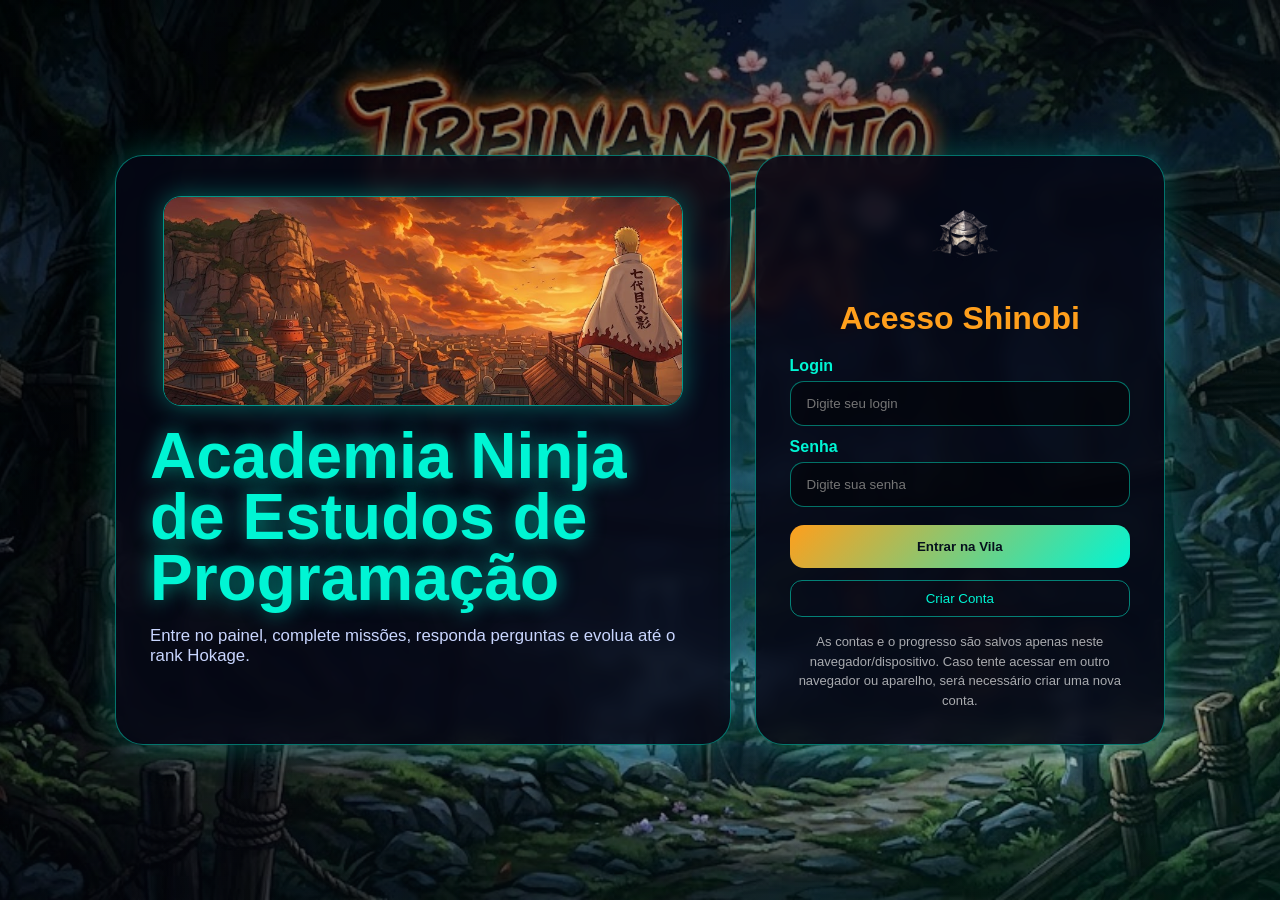
<file: index.html>
<!DOCTYPE html>
<html lang="pt-br">
<head>
    <!-- Define acentuação correta para português -->
    <meta charset="UTF-8">

    <!-- Deixa a tela responsiva em celular, tablet e computador -->
    <meta name="viewport" content="width=device-width, initial-scale=1.0">

    <!-- Título da aba do navegador -->
    <title>Login Ninja | Painel de Estudos</title>

    <!-- Arquivo principal de estilos -->
    <link rel="stylesheet" href="style.css">
</head>

<body class="login-body">

    <!-- Camada escura por cima da imagem de fundo -->
    <div class="login-overlay"></div>

    <!-- Caixa principal do login -->
    <main class="login-container">

        <!-- Lado visual do login com imagem -->
        <section class="login-hero">

            <img src="imagens/conquistas-rescentes.jfif"
                 alt="Imagem de conquistas ninja"
                 class="imagem-login-topo">

            <h1>Academia Ninja de Estudos de Programação</h1>

            <p>
                Entre no painel, complete missões,
                responda perguntas e evolua até o rank Hokage.
            </p>

        </section>

        <!-- Card principal de login -->
        <section class="login-card">

            <img src="icons/gennin.png"
                 alt="Ícone rank Gennin"
                 class="login-rank-icon">

            <h2>Acesso Shinobi</h2>

            <!-- Campo login -->
            <label for="login">Login</label>
            <input type="text"
                   id="login"
                   placeholder="Digite seu login"
                   autocomplete="username">

            <!-- Campo senha -->
            <label for="senha">Senha</label>
            <input type="password"
                   id="senha"
                   placeholder="Digite sua senha"
                   autocomplete="current-password">

            <!-- Botão entrar -->
            <button id="btnLogin"
                    class="primary-btn"
                    type="button">
                Entrar na Vila
            </button>

            <!-- Botão criar conta -->
            <button id="btnAbrirModal"
                    class="btn-criar-conta"
                    type="button">
                Criar Conta
            </button>

            <p class="aviso-localstorage">
                As contas e o progresso são salvos apenas neste navegador/dispositivo.
                Caso tente acessar em outro navegador ou aparelho, será necessário criar uma nova conta.
            </p>

            <!-- Mensagem de erro/login -->
            <p id="mensagem-login" class="login-error"></p>

        </section>

    </main>

    <!-- ========================= -->
    <!-- MODAL DE CRIAR CONTA -->
    <!-- ========================= -->

    <div id="modal-criar-conta" class="modal">

        <div class="modal-conteudo">

            <button id="btnFecharModal"
                    class="fechar-modal"
                    type="button">
                &times;
            </button>

            <h2>Criar Conta Ninja</h2>

            <!-- Novo login -->
            <label for="novoLogin">Novo Login</label>
            <input type="text"
                   id="novoLogin"
                   placeholder="Crie seu login"
                   autocomplete="username">

            <!-- Nova senha -->
            <label for="novaSenha">Nova Senha</label>
            <input type="password"
                   id="novaSenha"
                   placeholder="Crie sua senha"
                   autocomplete="new-password">
            <!-- Escolher avatar -->
<div class="avatar-area">
    <h3>Escolha seu Avatar</h3>

    <div class="avatar-opcoes">
        <label>
            <input type="radio" name="avatar" value="avatares/avatar-hinata.jfif">
            <img src="avatares/avatar-hinata.jfif" alt="Avatar Hinata">
        </label>

        <label>
            <input type="radio" name="avatar" value="avatares/avatar-itachi.jfif">
            <img src="avatares/avatar-itachi.jfif" alt="Avatar Itachi">
        </label>

        <label>
            <input type="radio" name="avatar" value="avatares/avatar-kakashi.jfif">
            <img src="avatares/avatar-kakashi.jfif" alt="Avatar Kakashi">
        </label>

        <label>
            <input type="radio" name="avatar" value="avatares/avatar-madara.jfif">
            <img src="avatares/avatar-madara.jfif" alt="Avatar Madara">
        </label>

        <label>
            <input type="radio" name="avatar" value="avatares/avatar-sakura.jfif">
            <img src="avatares/avatar-sakura.jfif" alt="Avatar Sakura">
        </label>

        <label>
            <input type="radio" name="avatar" value="avatares/avatar-sasuke.jfif">
            <img src="avatares/avatar-sasuke.jfif" alt="Avatar Sasuke">
        </label>

        <label>
            <input type="radio" name="avatar" value="avatares/avatar-tsunade.jpg">
            <img src="avatares/avatar-tsunade.jpg" alt="Avatar Tsunade">
        </label>
    </div>
</div>       

            <!-- Botão salvar conta -->
            <button id="btnSalvarConta"
                    class="primary-btn"
                    type="button">
                Salvar Conta
            </button>

            <!-- Mensagem de retorno da criação da conta -->
            <p id="mensagem-criar-conta"></p>

        </div>

    </div>

    <!-- Arquivo JavaScript principal -->
    <script src="script.js"></script>

</body>
</html>
</file>
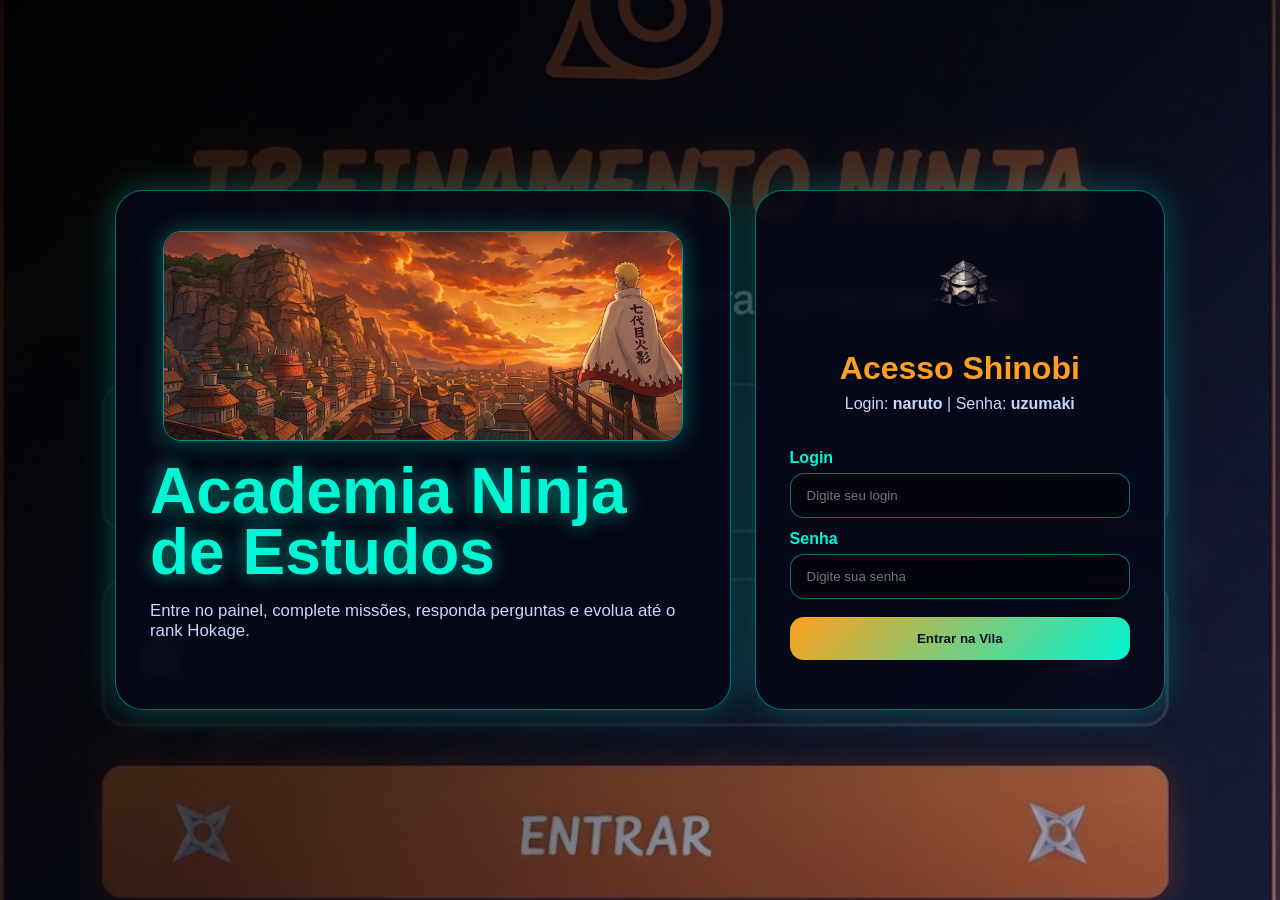
<file: dashboard/index.html>
<!DOCTYPE html>
<html lang="pt-br">
<head>
    <!-- Define acentuação correta para português -->
    <meta charset="UTF-8">
    <!-- Deixa a tela responsiva em celular, tablet e computador -->
    <meta name="viewport" content="width=device-width, initial-scale=1.0">
    <!-- Título da aba do navegador -->
    <title>Login Ninja | Painel de Estudos</title>
    <!-- Arquivo principal de estilos -->
    <link rel="stylesheet" href="style.css">
</head>
<body class="login-body">
    <!-- Camada escura por cima da imagem de fundo -->
    <div class="login-overlay"></div>

    <!-- Caixa principal do login -->
    <main class="login-container">
        <!-- Lado visual do login com imagem -->
        <section class="login-hero">
            <img src="imagens/conquistas-rescentes.jfif" alt="Imagem de conquistas ninja" class="imagem-login-topo">
            <h1>Academia Ninja de Estudos</h1>
            <p>Entre no painel, complete missões, responda perguntas e evolua até o rank Hokage.</p>
        </section>

        <!-- Formulário de login -->
        <section class="login-card">
            <img src="icons/gennin.png" alt="Ícone rank Gennin" class="login-rank-icon">
            <h2>Acesso Shinobi</h2>
            <p class="login-tip">Login: <strong>naruto</strong> | Senha: <strong>uzumaki</strong></p>

            <!-- Campo de login -->
            <label for="usuario">Login</label>
            <input type="text" id="usuario" placeholder="Digite seu login">

            <!-- Campo de senha -->
            <label for="senha">Senha</label>
            <input type="password" id="senha" placeholder="Digite sua senha">

            <!-- Botão que chama a função de login no JavaScript -->
            <button id="btnLogin" class="primary-btn">Entrar na Vila</button>

            <!-- Mensagem de erro que aparece quando o login está errado -->
            <p id="mensagemErro" class="login-error">VOCÊ NÃO É UM NINJA DA FOLHA!</p>
        </section>
    </main>

    <!-- Arquivo JavaScript principal -->
    <script src="script.js"></script>
</body>
</html>
</file>
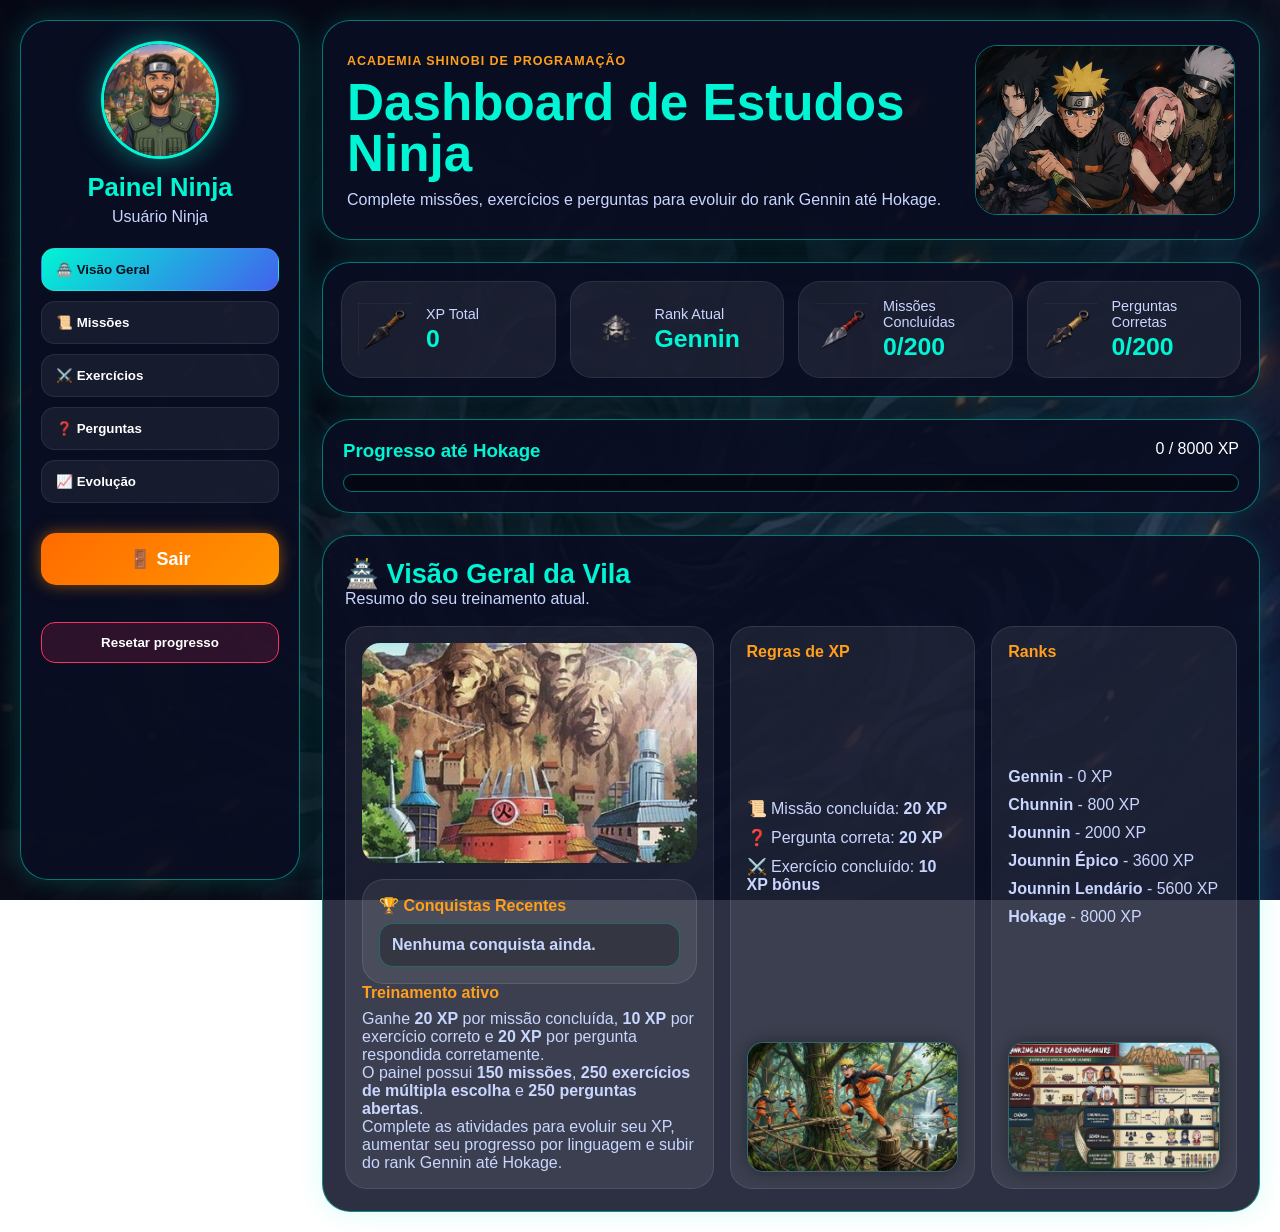
<file: dashboard.html>
<!DOCTYPE html>
<html lang="pt-br">
<head>
    <!-- Define acentuação correta para português -->
    <meta charset="UTF-8">
    <!-- Deixa a página responsiva -->
    <meta name="viewport" content="width=device-width, initial-scale=1.0">
    <!-- Título da aba -->
    <title>Painel Ninja de Estudos | Douglas</title>
    <!-- CSS principal -->
    <link rel="stylesheet" href="style.css">
    <link rel="stylesheet" href="css_perguntas_abertas.css">
</head>
<body class="dashboard-body">
    <!-- Fundo decorativo -->
    <div class="bg-effects"></div>

    <!-- Container geral do dashboard -->
    <div class="app-shell">
        <!-- Barra lateral -->
        <aside class="sidebar">
            <div class="brand-box">
                <img id="avatarUsuario"
                    src="imagens/avatar.jfif"
                    alt="Avatar ninja"
                    class="brand-avatar">
                <h1>Painel Ninja</h1>
                <p id="nomeUsuario">Usuário Ninja</p>
            </div>

            <!-- Menu de navegação das seções -->
            <nav class="side-menu">
                <button class="menu-btn active" data-section="visaoGeral">🏯 Visão Geral</button>
                <button class="menu-btn" data-section="missoes">📜 Missões</button>
                <button class="menu-btn" data-section="exercicios">⚔️ Exercícios</button>
                <button class="menu-btn" data-section="perguntas">❓ Perguntas</button>
                <button class="menu-btn" data-section="evolucao">📈 Evolução</button>
                <button class="btn-sair" onclick="sairDoSistema()">
                🚪 Sair
                </button>
            </nav>

            <!-- Botão para zerar progresso -->
            <button id="btnReset" class="danger-btn">Resetar progresso</button>
        </aside>

        <!-- Conteúdo principal -->
        <main class="main-content">
            <!-- Cabeçalho do dashboard -->
            <header class="dashboard-header">
                <div>
                    <span class="eyebrow">Academia Shinobi de Programação</span>
                    <h2>Dashboard de Estudos Ninja</h2>
                    <p>Complete missões, exercícios e perguntas para evoluir do rank Gennin até Hokage.</p>
                </div>
                <img src="imagens/time7.jfif" alt="Imagem anime do time" class="header-img">
            </header>

            <!-- Cards de status -->
            <section class="stats-grid">
                <article class="stat-card">
                    <img src="icons/icon_1.png" alt="Ícone de XP">
                    <div>
                        <p>XP Total</p>
                        <strong id="xpTotal">0</strong>
                    </div>
                </article>

                <article class="stat-card">
                    <img id="rankIcon" src="icons/gennin.png" alt="Ícone do rank atual">
                    <div>
                        <p>Rank Atual</p>
                        <strong id="rankAtual">Gennin</strong>
                    </div>
                </article>

                <article class="stat-card">
                    <img src="icons/icon_2.png" alt="Ícone de missão">
                    <div>
                        <p>Missões Concluídas</p>
                        <strong id="missoesConcluidas">0/150</strong>
                    </div>
                </article>

                <article class="stat-card">
                    <img src="icons/icon_3.png" alt="Ícone de pergunta">
                    <div>
                        <p>Perguntas Corretas</p>
                        <strong id="perguntasCorretas">0/200</strong>
                    </div>
                </article>
            </section>

            <!-- Barra grande de XP -->
            <section class="xp-panel">
                <div class="xp-title-row">
                    <h3>Progresso até Hokage</h3>
                    <span id="xpTexto">0 / 8000 XP</span>
                </div>
                <div class="xp-track">
                    <div id="xpBar" class="xp-fill"></div>
                </div>
            </section>

            <!-- Seção Visão Geral -->
            <section id="visaoGeral" class="content-section active-section">
                <div class="section-title">
                    <h3>🏯 Visão Geral da Vila</h3>
                    <p>Resumo do seu treinamento atual.</p>
                </div>

                <div class="overview-grid">
                    <article class="image-card large-card">
                        <img src="imagens/vila.jfif" alt="Vila ninja">
                        <div>
                            <article class="mini-panel conquistas-panel">
                                <h4>🏆 Conquistas Recentes</h4>

                                <ul id="conquistasRecentes">
                                    <li>Nenhuma conquista ainda.</li>
                                </ul>
                            </article>
                            <h4>Treinamento ativo</h4>
                            <p>
                                 Ganhe <strong>20 XP</strong> por missão concluída,
                                <strong>10 XP</strong> por exercício correto
                                e <strong>20 XP</strong> por pergunta respondida corretamente.
                            </p>

                            <p>
                                O painel possui <strong>150 missões</strong>,
                                <strong>250 exercícios de múltipla escolha</strong>
                                e <strong>250 perguntas abertas</strong>.
                            </p>

                            <p>
                                Complete as atividades para evoluir seu XP, aumentar seu progresso por linguagem
                                e subir do rank Gennin até Hokage.
                            </p>
                        </div>
                    </article>

                    <article class="mini-panel">
                        <h4>Regras de XP</h4>

                        <ul>
                            <li>📜 Missão concluída: <strong>20 XP</strong></li>
                            <li>❓ Pergunta correta: <strong>20 XP</strong></li>
                            <li>⚔️ Exercício concluído: <strong>10 XP bônus</strong></li>
                        </ul>

                        <img
                            src="imagens/treinamento-ninja.jfif"
                            alt="Treinamento ninja"
                            class="mini-panel-image"
                        >
                        </article>

                    <article class="mini-panel">
                        <h4>Ranks</h4>

                        <ul id="rankList"></ul>

                        <img
                            src="imagens/ranks-ninja.jfif"
                            alt="Ranks ninja"
                            class="mini-panel-image"
                        >
                    </article>
                </div>
            </section>

            <!-- Seção Missões -->
            <section id="missoes" class="content-section">
                <div class="section-title with-image">
                    <div>
                        <h3>📜 Lista de Missões</h3>
                        <p>São 150 missões no total, divididas entre HTML, CSS, JavaScript, Python e Inglês.</p>
                    </div>
                    <img src="imagens/missoes-disponiveis.jfif" alt="Missões disponíveis">
                </div>

                <div class="filters" id="missionFilters"></div>
                <div id="missionsList" class="task-list"></div>
            </section>

            <!-- Seção Exercícios -->
            <section id="exercicios" class="content-section">
                <div class="section-title with-image">
                    <div>
                        <h3>⚔️ Exercícios Práticos</h3>
                        <p>Exercícios são diferentes de missões: eles são tarefas práticas menores que dão XP bônus.</p>
                    </div>
                    <img src="imagens/aba-exercicios.jfif" alt="Imagem de exercícios">
                </div>

                <div class="filters" id="exerciseFilters"></div>
                <div id="exercisesList" class="task-list"></div>
            </section>

                        <!-- Seção Perguntas -->
            <section id="perguntas" class="content-section">
                <div class="section-title with-image">
                    <div>
                        <h3>❓ Perguntas e Respostas</h3>
                        <p>Digite a resposta no campo e confira se acertou. Cada acerto vale 20 XP.</p>
                    </div>

                    <img src="imagens/perguntas-respostas.jfif" alt="Perguntas e respostas">
                </div>

                <div id="questionFilters"></div>
                <div id="questionsList"></div>
            </section>

            <!-- Seção Evolução -->
            <section id="evolucao" class="content-section">
                <div class="section-title with-image">
                    <div>
                        <h3>📈 Evolução por Linguagem</h3>
                        <p>Cada linguagem evolui em três fases: básico, intermediário e avançado.</p>
                    </div>
                    <img src="imagens/aba-evolucao.jfif" alt="Evolução ninja">
                </div>

                <div id="evolutionList" class="evolution-list"></div>
            </section>
        </main>
    </div>

<div id="rankUpModal" class="rank-up-modal">
    <div class="rank-up-card">
        <div class="rank-glow"></div>

        <img id="rankUpIcon" src="icons/gennin.png" alt="Novo rank">

        <span class="rank-up-label">Nova graduação desbloqueada!</span>

        <h2>🎉 Parabéns, Shinobi!</h2>

        <p>Você subiu de rank:</p>

        <h3>
            <span id="rankAntigoNome">Gennin</span>
            ➜
            <span id="rankNovoNome">Chunnin</span>
        </h3>

        <p id="rankMensagem">
            Continue treinando para se tornar Hokage!
        </p>

        <button id="btnFecharRankUp" class="primary-btn">
            Continuar treinamento
        </button>
    </div>
</div>

    <script src="questoes_corrigidas_250_final.js"></script>
    <script src="perguntas_abertas_250.js"></script>
    <script src="sistema_perguntas_10_em_10.js"></script>
    <script src="missoes_reais_150.js"></script>
    <script src="script.js"></script>
</body>
</html>
</file>
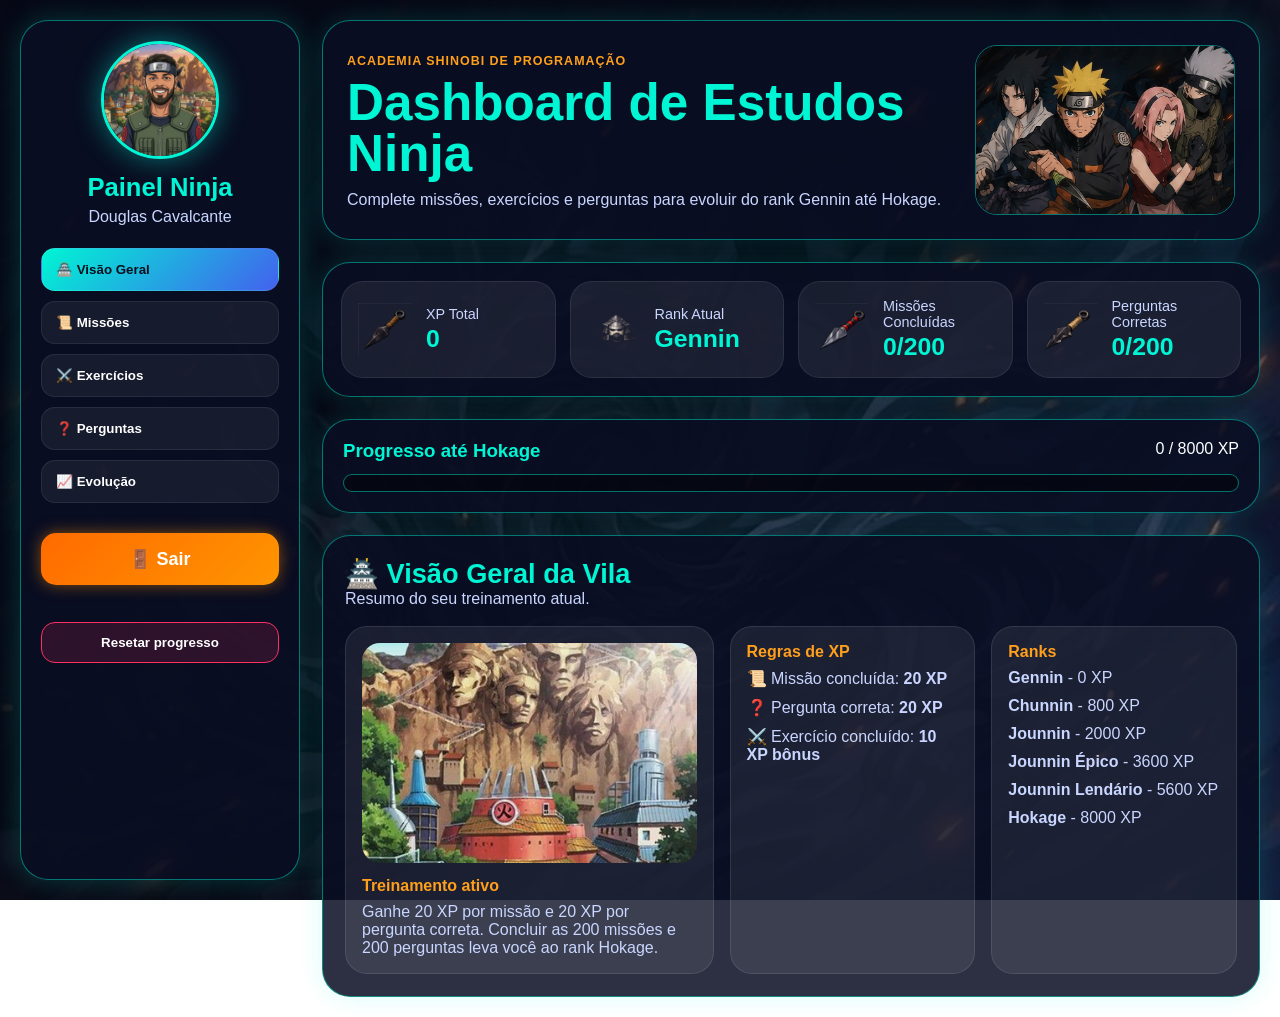
<file: dashboard/dashboard.html>
<!DOCTYPE html>
<html lang="pt-br">
<head>
    <!-- Define acentuação correta para português -->
    <meta charset="UTF-8">
    <!-- Deixa a página responsiva -->
    <meta name="viewport" content="width=device-width, initial-scale=1.0">
    <!-- Título da aba -->
    <title>Painel Ninja de Estudos | Douglas</title>
    <!-- CSS principal -->
    <link rel="stylesheet" href="style.css">
</head>
<body class="dashboard-body">
    <!-- Fundo decorativo -->
    <div class="bg-effects"></div>

    <!-- Container geral do dashboard -->
    <div class="app-shell">
        <!-- Barra lateral -->
        <aside class="sidebar">
            <div class="brand-box">
                <img src="imagens/avatar.jfif" alt="Avatar ninja" class="brand-avatar">
                <h1>Painel Ninja</h1>
                <p>Douglas Cavalcante</p>
            </div>

            <!-- Menu de navegação das seções -->
            <nav class="side-menu">
                <button class="menu-btn active" data-section="visaoGeral">🏯 Visão Geral</button>
                <button class="menu-btn" data-section="missoes">📜 Missões</button>
                <button class="menu-btn" data-section="exercicios">⚔️ Exercícios</button>
                <button class="menu-btn" data-section="perguntas">❓ Perguntas</button>
                <button class="menu-btn" data-section="evolucao">📈 Evolução</button>
                <button class="btn-sair" onclick="sairDoSistema()">
                🚪 Sair
                </button>
            </nav>

            <!-- Botão para zerar progresso -->
            <button id="btnReset" class="danger-btn">Resetar progresso</button>
        </aside>

        <!-- Conteúdo principal -->
        <main class="main-content">
            <!-- Cabeçalho do dashboard -->
            <header class="dashboard-header">
                <div>
                    <span class="eyebrow">Academia Shinobi de Programação</span>
                    <h2>Dashboard de Estudos Ninja</h2>
                    <p>Complete missões, exercícios e perguntas para evoluir do rank Gennin até Hokage.</p>
                </div>
                <img src="imagens/time7.jfif" alt="Imagem anime do time" class="header-img">
            </header>

            <!-- Cards de status -->
            <section class="stats-grid">
                <article class="stat-card">
                    <img src="icons/icon_1.png" alt="Ícone de XP">
                    <div>
                        <p>XP Total</p>
                        <strong id="xpTotal">0</strong>
                    </div>
                </article>

                <article class="stat-card">
                    <img id="rankIcon" src="icons/gennin.png" alt="Ícone do rank atual">
                    <div>
                        <p>Rank Atual</p>
                        <strong id="rankAtual">Gennin</strong>
                    </div>
                </article>

                <article class="stat-card">
                    <img src="icons/icon_2.png" alt="Ícone de missão">
                    <div>
                        <p>Missões Concluídas</p>
                        <strong id="missoesConcluidas">0/200</strong>
                    </div>
                </article>

                <article class="stat-card">
                    <img src="icons/icon_3.png" alt="Ícone de pergunta">
                    <div>
                        <p>Perguntas Corretas</p>
                        <strong id="perguntasCorretas">0/200</strong>
                    </div>
                </article>
            </section>

            <!-- Barra grande de XP -->
            <section class="xp-panel">
                <div class="xp-title-row">
                    <h3>Progresso até Hokage</h3>
                    <span id="xpTexto">0 / 8000 XP</span>
                </div>
                <div class="xp-track">
                    <div id="xpBar" class="xp-fill"></div>
                </div>
            </section>

            <!-- Seção Visão Geral -->
            <section id="visaoGeral" class="content-section active-section">
                <div class="section-title">
                    <h3>🏯 Visão Geral da Vila</h3>
                    <p>Resumo do seu treinamento atual.</p>
                </div>

                <div class="overview-grid">
                    <article class="image-card large-card">
                        <img src="imagens/vila.jfif" alt="Vila ninja">
                        <div>
                            <h4>Treinamento ativo</h4>
                            <p>Ganhe 20 XP por missão e 20 XP por pergunta correta. Concluir as 200 missões e 200 perguntas leva você ao rank Hokage.</p>
                        </div>
                    </article>

                    <article class="mini-panel">
                        <h4>Regras de XP</h4>
                        <ul>
                            <li>📜 Missão concluída: <strong>20 XP</strong></li>
                            <li>❓ Pergunta correta: <strong>20 XP</strong></li>
                            <li>⚔️ Exercício concluído: <strong>10 XP bônus</strong></li>
                        </ul>
                    </article>

                    <article class="mini-panel">
                        <h4>Ranks</h4>
                        <ul id="rankList"></ul>
                    </article>
                </div>
            </section>

            <!-- Seção Missões -->
            <section id="missoes" class="content-section">
                <div class="section-title with-image">
                    <div>
                        <h3>📜 Lista de Missões</h3>
                        <p>São 200 missões no total, divididas entre HTML, CSS, JavaScript, Python e Inglês.</p>
                    </div>
                    <img src="imagens/missoes-disponiveis.jfif" alt="Missões disponíveis">
                </div>

                <div class="filters" id="missionFilters"></div>
                <div id="missionsList" class="task-list"></div>
            </section>

            <!-- Seção Exercícios -->
            <section id="exercicios" class="content-section">
                <div class="section-title with-image">
                    <div>
                        <h3>⚔️ Exercícios Práticos</h3>
                        <p>Exercícios são diferentes de missões: eles são tarefas práticas menores que dão XP bônus.</p>
                    </div>
                    <img src="imagens/aba-exercicios.jfif" alt="Imagem de exercícios">
                </div>

                <div class="filters" id="exerciseFilters"></div>
                <div id="exercisesList" class="task-list"></div>
            </section>

            <!-- Seção Perguntas -->
            <section id="perguntas" class="content-section">
                <div class="section-title with-image">
                    <div>
                        <h3>❓ Perguntas e Respostas</h3>
                        <p>Digite a resposta no campo e confira se acertou. Cada acerto vale 20 XP.</p>
                    </div>
                    <img src="imagens/perguntas-respostas.jfif" alt="Perguntas e respostas">
                </div>

                <div class="question-card">
                    <div class="question-top">
                        <span id="questionCounter">Pergunta 1/200</span>
                        <span id="questionSubject">HTML</span>
                    </div>
                    <h4 id="questionText">Carregando pergunta...</h4>
                    <div id="alternativasBox" class="alternatives-box"></div>
                    <input id="answerInput" type="text" placeholder="Digite sua resposta aqui">
                    <div class="question-actions">
                        <button id="btnResponder" class="primary-btn">Responder</button>
                        <button id="btnProxima" class="secondary-btn">Próxima</button>
                    </div>
                    <p id="feedbackPergunta" class="feedback"></p>
                </div>
            </section>

            <!-- Seção Evolução -->
            <section id="evolucao" class="content-section">
                <div class="section-title with-image">
                    <div>
                        <h3>📈 Evolução por Linguagem</h3>
                        <p>Cada linguagem evolui em três fases: básico, intermediário e avançado.</p>
                    </div>
                    <img src="imagens/aba-evolucao.jfif" alt="Evolução ninja">
                </div>

                <div id="evolutionList" class="evolution-list"></div>
            </section>
        </main>
    </div>

    <!-- Banco de perguntas do seu projeto -->
    <script src="conteudo_500_questoes_site/questoes.js"></script>
    <!-- JavaScript principal -->
    <script src="script.js"></script>
</body>
</html>
</file>
<file: style.css>
@charset "UTF-8";

/* ================================
   RESET GERAL
================================ */
* {
    margin: 0;
    padding: 0;
    box-sizing: border-box;
}

/* ================================
   VARIÁVEIS DE CORES
================================ */
:root {
    --bg-dark: #060816;
    --bg-card: rgba(10, 15, 35, 0.86);
    --bg-soft: rgba(255, 255, 255, 0.07);
    --cyan: #00f5d4;
    --blue: #4361ee;
    --orange: #ff9f1c;
    --red: #ff2e63;
    --text: #ffffff;
    --muted: #c9d6ff;
    --border: rgba(0, 245, 212, 0.45);
}

/* ================================
   CONFIGURAÇÃO GLOBAL
================================ */
body {
    font-family: Arial, Helvetica, sans-serif;
    color: var(--text);
    min-height: 100vh;
    overflow-x: hidden;
}
.btn-criar-conta {
    margin-top: 12px;

    background: transparent;

    border: 1px solid rgba(0, 245, 212, 0.5);

    color: #00f5d4;

    padding: 10px;

    border-radius: 12px;

    transition: 0.3s;
}

.btn-criar-conta:hover {
    background: #00f5d4;

    color: #050816;
}

button,
input {
    font-family: inherit;
}

button {
    border: none;
}
.btn-sair {
    width: 100%;
    padding: 15px;
    margin-top: 20px;
    margin-bottom: 15px;

    border: none;
    border-radius: 15px;

    background: linear-gradient(135deg, #ff6b00, #ff9500);

    color: white;
    font-size: 18px;
    font-weight: bold;

    cursor: pointer;

    box-shadow: 0 0 15px rgba(255, 140, 0, 0.5);

    transition: 0.3s;
}

.btn-sair:hover {
    transform: scale(1.03);

    box-shadow: 0 0 20px rgba(255, 140, 0, 0.9);
}


img {
    max-width: 100%;
    display: block;
}

/* ================================
   LOGIN
================================ */
.login-body {
    background-image: url("imagens/fund-login.jfif");
    background-size: cover;
    background-position: center;
    background-repeat: no-repeat;
    background-attachment: fixed;

    display: flex;
    align-items: center;
    justify-content: center;
    padding: 24px;
}

.login-overlay {
    position: fixed;
    inset: 0;
    background: linear-gradient(
        135deg,
        rgba(0, 0, 0, 0.45),
        rgba(6, 8, 22, 0.45),
        rgba(0, 245, 212, 0.08)
    );
    z-index: 0;
}

.login-container {
    width: min(1050px, 100%);
    position: relative;
    z-index: 1;
    display: grid;
    grid-template-columns: 1.2fr 0.8fr;
    gap: 24px;
    align-items: stretch;
}

.login-hero,
.login-card {
    background: rgba(6, 8, 22, 0.83);
    border: 1px solid var(--border);
    border-radius: 28px;
    box-shadow: 0 0 35px rgba(0, 245, 212, 0.28);
    backdrop-filter: blur(8px);
    
}

.login-hero {
    min-height: 520px;
    padding: 34px;
    display: flex;
    flex-direction: column;
    justify-content: flex-end;
    overflow: hidden;
    position: relative;
    justify-content: flex-start;
    padding-top: 20px;
}

.login-character {
    position: absolute;
    right: 18px;
    bottom: 120px;
    width: min(330px, 55%);
    filter: drop-shadow(0 0 28px rgba(255, 159, 28, 0.55));
}

.login-hero h1 {
    font-size: clamp(2rem, 5vw, 4.4rem);
    line-height: 0.95;
    color: var(--cyan);
    text-shadow: 0 0 20px rgba(0, 245, 212, 0.55);
    max-width: 520px;
}

.login-hero p {
    color: var(--muted);
    font-size: 1.05rem;
    max-width: 560px;
    margin-top: 18px;
}

.login-card {
    padding: 34px;
    display: flex;
    flex-direction: column;
    justify-content: center;
}

.login-rank-icon {
    width: 92px;
    height: 92px;
    object-fit: contain;
    margin: 0 auto 18px;
}

.login-card h2 {
    text-align: center;
    font-size: 2rem;
    color: var(--orange);
    margin-bottom: 8px;
}

.login-tip {
    text-align: center;
    color: var(--muted);
    margin-bottom: 24px;
}

.login-card label {
    color: var(--cyan);
    font-weight: bold;
    margin: 12px 0 6px;
}

.login-card input,
.question-card input {
    width: 100%;
    padding: 14px 16px;
    border-radius: 14px;
    border: 1px solid var(--border);
    outline: none;
    background: rgba(0, 0, 0, 0.42);
    color: var(--text);
}



/* ================================
   BOTÕES
================================ */
.primary-btn,
.secondary-btn,
.danger-btn,
.menu-btn,
.task-btn {
    cursor: pointer;
    font-weight: 800;
    border-radius: 14px;
    transition: 0.25s ease;
}

.primary-btn {
    margin-top: 18px;
    padding: 14px 18px;
    background: linear-gradient(135deg, var(--orange), var(--cyan));
    color: #06101d;
}

.secondary-btn {
    padding: 12px 16px;
    background: rgba(255, 255, 255, 0.1);
    color: var(--text);
    border: 1px solid var(--border);
}

.danger-btn {
    padding: 12px 14px;
    background: rgba(255, 46, 99, 0.15);
    border: 1px solid var(--red);
    color: var(--text);
}

.primary-btn:hover,
.secondary-btn:hover,
.danger-btn:hover,
.menu-btn:hover,
.task-btn:hover {
    transform: translateY(-2px);
    box-shadow: 0 0 18px rgba(0, 245, 212, 0.32);
}

/* ================================
   DASHBOARD GERAL
================================ */
.dashboard-body {
    background: url("imagens/fundo.jfif") center/cover fixed no-repeat;
    padding: 20px;
}

.bg-effects {
    position: fixed;
    inset: 0;
    background: linear-gradient(135deg, rgba(6,8,22,0.93), rgba(5,8,22,0.72), rgba(67,97,238,0.2));
    z-index: -1;
}

.app-shell {
    width: min(1440px, 100%);
    margin: auto;
    display: grid;
    grid-template-columns: 280px 1fr;
    gap: 22px;
}

/* ================================
   SIDEBAR
================================ */
.sidebar {
    position: sticky;
    top: 20px;
    height: calc(100vh - 40px);
    background: var(--bg-card);
    border: 1px solid var(--border);
    border-radius: 28px;
    padding: 20px;
    box-shadow: 0 0 28px rgba(0, 245, 212, 0.2);
    display: flex;
    flex-direction: column;
    gap: 22px;
}

.brand-box {
    text-align: center;
}

.brand-avatar {
    width: 118px;
    height: 118px;
    border-radius: 50%;
    object-fit: cover;
    margin: 0 auto 14px;
    border: 3px solid var(--cyan);
    box-shadow: 0 0 28px rgba(0, 245, 212, 0.45);
}

.brand-box h1 {
    color: var(--cyan);
    font-size: 1.6rem;
}

.brand-box p {
    color: var(--muted);
    margin-top: 6px;
}

.side-menu {
    display: grid;
    gap: 10px;
}

.menu-btn {
    padding: 13px 14px;
    text-align: left;
    color: var(--text);
    background: rgba(255,255,255,0.06);
    border: 1px solid rgba(255,255,255,0.08);
}

.menu-btn.active {
    color: #06101d;
    background: linear-gradient(135deg, var(--cyan), var(--blue));
}

/* ================================
   CONTEÚDO PRINCIPAL
================================ */
.main-content {
    display: grid;
    gap: 22px;
}

.dashboard-header,
.stats-grid,
.xp-panel,
.content-section {
    background: var(--bg-card);
    border: 1px solid var(--border);
    border-radius: 28px;
    box-shadow: 0 0 26px rgba(0, 245, 212, 0.16);
}

.dashboard-header {
    padding: 24px;
    display: grid;
    grid-template-columns: 1fr 260px;
    gap: 20px;
    align-items: center;
}

.eyebrow {
    color: var(--orange);
    text-transform: uppercase;
    font-weight: 900;
    letter-spacing: 1px;
    font-size: 0.78rem;
}

.dashboard-header h2 {
    color: var(--cyan);
    font-size: clamp(2rem, 4vw, 3.4rem);
    line-height: 1;
    margin: 8px 0 12px;
}

.dashboard-header p,
.section-title p,
.mini-panel p,
.image-card p,
.task-card p,
.evolution-stage span {
    color: var(--muted);
}

.header-img {
    width: 100%;
    height: 170px;
    object-fit: cover;
    border-radius: 22px;
    border: 1px solid var(--border);
}

/* ================================
   STATS
================================ */
.stats-grid {
    padding: 18px;
    display: grid;
    grid-template-columns: repeat(4, 1fr);
    gap: 14px;
}

.stat-card {
    background: var(--bg-soft);
    border: 1px solid rgba(255,255,255,0.08);
    border-radius: 22px;
    padding: 16px;
    display: flex;
    align-items: center;
    gap: 14px;
}

.stat-card img {
    width: 54px;
    height: 54px;
    object-fit: contain;
}

.stat-card p {
    color: var(--muted);
    font-size: 0.9rem;
}

.stat-card strong {
    display: block;
    color: var(--cyan);
    font-size: 1.55rem;
    margin-top: 3px;
}

/* ================================
   XP
================================ */
.xp-panel {
    padding: 20px;
}

.xp-title-row {
    display: flex;
    justify-content: space-between;
    gap: 12px;
    margin-bottom: 12px;
}

.xp-title-row h3 {
    color: var(--cyan);
}

.xp-track,
.stage-track {
    width: 100%;
    height: 18px;
    background: rgba(0,0,0,0.45);
    border: 1px solid var(--border);
    border-radius: 999px;
    overflow: hidden;
}

.xp-fill,
.stage-fill {
    height: 100%;
    width: 0%;
    background: linear-gradient(90deg, var(--cyan), var(--orange));
    transition: width 0.35s ease;
}

/* ================================
   SEÇÕES
================================ */
.content-section {
    display: none;
    padding: 22px;
}

.active-section {
    display: block;
}

.section-title {
    margin-bottom: 18px;
}

.section-title h3 {
    color: var(--cyan);
    font-size: 1.7rem;
}

.with-image {
    display: grid;
    grid-template-columns: 1fr 160px;
    gap: 18px;
    align-items: center;
}

.with-image img {
    height: 105px;
    width: 100%;
    object-fit: cover;
    border-radius: 18px;
    border: 1px solid var(--border);
}

.overview-grid {
    display: grid;
    grid-template-columns: 1.2fr 0.8fr 0.8fr;
    gap: 16px;
}

.image-card,
.mini-panel,
.task-card,
.question-card,
.evolution-card {
    background: var(--bg-soft);
    border: 1px solid rgba(255,255,255,0.1);
    border-radius: 22px;
    padding: 16px;
}

.image-card img {
    width: 100%;
    height: 220px;
    object-fit: cover;
    border-radius: 18px;
    margin-bottom: 14px;
}

.image-card h4,
.mini-panel h4,
.task-card h4,
.question-card h4,
.evolution-card h4 {
    color: var(--orange);
    margin-bottom: 8px;
}

.mini-panel ul,
#rankList {
    list-style: none;
    display: grid;
    gap: 10px;
}

.mini-panel li {
    color: var(--muted);
}

/* ================================
   FILTROS E LISTAS
================================ */
.filters {
    display: flex;
    flex-wrap: wrap;
    gap: 10px;

    margin-top: 20px;
    margin-bottom: 40px;
}

.filter-btn {
    padding: 10px 14px;
    border-radius: 999px;
    color: var(--text);
    background: rgba(255,255,255,0.07);
    border: 1px solid var(--border);
    cursor: pointer;
    font-weight: bold;
}

.filter-btn.active {
    color: #06101d;
    background: linear-gradient(135deg, var(--cyan), var(--orange));
}

.task-list {
    display: grid;
    grid-template-columns: repeat(2, 1fr);
    gap: 12px;
    max-height: 620px;
    overflow: auto;
    padding-right: 6px;
}

.task-card {
    display: grid;
    gap: 10px;
}

.task-card.done {
    opacity: 0.62;
    border-color: rgba(0,245,212,0.8);
}

.task-meta {
    display: flex;
    justify-content: space-between;
    gap: 10px;
    color: var(--muted);
    font-size: 0.86rem;
}

.task-btn {
    padding: 10px 12px;
    background: linear-gradient(135deg, var(--cyan), var(--blue));
    color: #06101d;
}

.task-btn.done {
    background: rgba(255,255,255,0.12);
    color: var(--text);
    border: 1px solid var(--border);
}

/* ================================
   PERGUNTAS
================================ */
.question-card {
    max-width: 900px;
}

.question-top {
    display: flex;
    justify-content: space-between;
    margin-bottom: 14px;
    color: var(--cyan);
    font-weight: 900;
}

.alternatives-box {
    display: grid;
    gap: 8px;
    margin: 14px 0;
}

.alt-item {
    padding: 10px 12px;
    border-radius: 12px;
    background: rgba(0,0,0,0.3);
    border: 1px solid rgba(255,255,255,0.08);
    color: var(--muted);
}

.question-actions {
    margin-top: 12px;
    display: flex;
    gap: 10px;
}

.feedback {
    margin-top: 14px;
    font-weight: 900;
}

.feedback.ok {
    color: var(--cyan);
}

.feedback.erro {
    color: var(--red);
}

/* ================================
   EVOLUÇÃO
================================ */
.evolution-list {
    display: grid;
    gap: 14px;
}

.evolution-card {
    display: grid;
    gap: 12px;
}

.evolution-stages {
    display: grid;
    grid-template-columns: repeat(3, 1fr);
    gap: 10px;
}

.evolution-stage {
    display: grid;
    gap: 6px;
}

.evolution-stage strong {
    color: var(--cyan);
    font-size: 0.9rem;
}

/* ================================
   RESPONSIVIDADE
================================ */
@media (max-width: 1100px) {
    .app-shell {
        grid-template-columns: 1fr;
    }

    .sidebar {
        position: static;
        height: auto;
    }

    .side-menu {
        grid-template-columns: repeat(2, 1fr);
    }

    .stats-grid,
    .overview-grid {
        grid-template-columns: repeat(2, 1fr);
    }
}

@media (max-width: 760px) {
    .login-container,
    .dashboard-header,
    .with-image,
    .stats-grid,
    .overview-grid,
    .task-list,
    .evolution-stages {
        grid-template-columns: 1fr;
    }

    .login-hero {
        min-height: 430px;
    }

    .login-character {
        width: 60%;
        bottom: 150px;
    }

    .side-menu {
        grid-template-columns: 1fr;
    }

    .xp-title-row,
    .question-actions {
        flex-direction: column;
    }
}

.imagem-login-topo {
    width: 100%;
    max-width: 520px;
    height: 210px;

    object-fit: cover;

    display: block;

    margin: 20px auto 20px auto;

    border-radius: 18px;

    border: 1px solid rgba(0, 245, 212, 0.6);

    box-shadow: 0 0 25px rgba(0, 245, 212, 0.35);
}

/* ================================
   MODAL CRIAR CONTA
================================ */

.modal {
    display: none;

    position: fixed;
    inset: 0;

    background: rgba(0, 0, 0, 0.75);

    z-index: 999;

    justify-content: center;
    align-items: center;

    padding: 20px;
}

.modal-conteudo {
    width: 100%;
    max-width: 420px;

    background: rgba(6, 8, 22, 0.96);

    border: 1px solid rgba(0, 245, 212, 0.4);

    border-radius: 24px;

    padding: 30px;

    box-shadow: 0 0 30px rgba(0, 245, 212, 0.25);

    position: relative;

    display: flex;
    flex-direction: column;
}

.modal-conteudo h2 {
    color: #00f5d4;

    text-align: center;

    margin-bottom: 25px;
}

.modal-conteudo label {
    color: #00f5d4;

    font-weight: bold;

    margin-bottom: 6px;
    margin-top: 12px;
}

.modal-conteudo input {
    width: 100%;

    padding: 14px;

    border-radius: 14px;

    border: 1px solid rgba(0, 245, 212, 0.35);

    background: rgba(0, 0, 0, 0.35);

    color: white;

    outline: none;
}

.fechar-modal {
    position: absolute;

    top: 15px;
    right: 20px;

    font-size: 30px;

    color: white;

    cursor: pointer;

    transition: 0.3s;
}

.fechar-modal:hover {
    color: #ff2e63;

    transform: scale(1.1);
}

#mensagem-criar-conta {
    margin-top: 15px;

    text-align: center;

    color: #00f5d4;

    font-weight: bold;
}



/* ================================
   AVISO LOCALSTORAGE
================================ */

.aviso-localstorage {
    margin-top: 15px;

    font-size: 13px;

    line-height: 1.5;

    color: rgba(255, 255, 255, 0.65);

    text-align: center;
}

.login-error {
    display: none;
    margin-top: 18px;
    padding: 14px;
    border-radius: 14px;
    background: rgba(255, 46, 99, 0.18);
    border: 1px solid #ff2e63;
    color: white;
    text-align: center;
    font-size: 14px;
    font-weight: bold;
}

.alternativas-exercicio {
    display: grid;
    gap: 8px;
    margin-top: 12px;
}

.alt-exercicio {
    padding: 10px 12px;
    border-radius: 12px;
    background: rgba(0, 0, 0, 0.35);
    border: 1px solid rgba(0, 245, 212, 0.35);
    color: white;
    cursor: pointer;
    text-align: left;
    transition: 0.25s;
}

.alt-exercicio:hover {
    background: rgba(0, 245, 212, 0.18);
    transform: translateY(-2px);
}

.feedback-exercicio {
    margin-top: 10px;
    font-weight: bold;
}

.feedback-exercicio.ok {
    color: #00f5d4;
}

.feedback-exercicio.erro {
    color: #ff2e63;
}

.pergunta-aberta-card {
    margin-top: 25px;
}

/* ================================
   IMAGENS DOS MINI PAINÉIS
================================ */

.mini-panel {

    display: flex;

    flex-direction: column;

    justify-content: space-between;

    overflow: hidden;

}

.mini-panel-image {

    width: 100%;

    height: 130px;

    object-fit: cover;

    border-radius: 16px;

    margin-top: 18px;

    border: 1px solid rgba(0, 245, 212, 0.25);

    box-shadow: 0 0 18px rgba(0, 0, 0, 0.35);

    opacity: 0.95;

}

/* ================================
   AVATARES
================================ */

.avatar-area {

    margin-top: 22px;

}

.avatar-area h3 {

    color: #00f5d4;

    margin-bottom: 14px;

    text-align: center;

}

.avatar-opcoes {

    display: grid;

    grid-template-columns: repeat(3, 1fr);

    gap: 12px;

}

.avatar-opcoes label {

    cursor: pointer;

    position: relative;

}

.avatar-opcoes input {

    display: none;

}

.avatar-opcoes img {

    width: 100%;

    aspect-ratio: 1/1;

    object-fit: cover;

    border-radius: 16px;

    border: 2px solid transparent;

    transition: 0.25s;

}

.avatar-opcoes img:hover {

    transform: scale(1.04);

    box-shadow: 0 0 18px rgba(0,245,212,0.35);

}

.avatar-opcoes input:checked + img {

    border-color: #00f5d4;

    box-shadow: 0 0 22px rgba(0,245,212,0.7);

    transform: scale(1.05);

}

/* ================================
   MODAL DE SUBIDA DE RANK
================================ */

.rank-up-modal {
    display: none;
    position: fixed;
    inset: 0;
    z-index: 2000;

    background: rgba(0, 0, 0, 0.82);

    justify-content: center;
    align-items: center;

    padding: 20px;
}

.rank-up-modal.ativo {
    display: flex;
    animation: aparecerFundoRank 0.4s ease;
}

.rank-up-card {
    position: relative;

    width: 100%;
    max-width: 460px;

    background: rgba(6, 8, 22, 0.97);

    border: 2px solid #00f5d4;
    border-radius: 28px;

    padding: 35px 28px;

    text-align: center;

    box-shadow:
        0 0 25px rgba(0, 245, 212, 0.55),
        0 0 60px rgba(255, 159, 28, 0.25);

    overflow: hidden;

    animation: subirCardRank 0.55s ease;
}

.rank-up-card img {
    width: 120px;
    height: 120px;

    object-fit: contain;

    margin: 0 auto 18px;

    filter: drop-shadow(0 0 22px rgba(0, 245, 212, 0.9));

    animation: pulsarRank 1.3s infinite alternate;
}

.rank-up-label {
    display: inline-block;

    margin-bottom: 12px;

    color: #06101d;
    background: linear-gradient(135deg, #00f5d4, #ff9f1c);

    padding: 8px 14px;

    border-radius: 999px;

    font-weight: bold;
    font-size: 13px;
}

.rank-up-card h2 {
    color: #ff9f1c;
    font-size: 2rem;

    margin-bottom: 10px;
}

.rank-up-card p {
    color: #c9d6ff;

    margin-bottom: 14px;
}

.rank-up-card h3 {
    color: #00f5d4;

    font-size: 1.7rem;

    margin-bottom: 18px;

    text-shadow: 0 0 12px rgba(0, 245, 212, 0.8);
}

.rank-glow {
    position: absolute;

    width: 220px;
    height: 220px;

    background: radial-gradient(circle, rgba(0,245,212,0.45), transparent 70%);

    top: -80px;
    right: -80px;

    animation: girarBrilho 4s linear infinite;
}

@keyframes aparecerFundoRank {
    from {
        opacity: 0;
    }

    to {
        opacity: 1;
    }
}

@keyframes subirCardRank {
    from {
        opacity: 0;
        transform: translateY(40px) scale(0.92);
    }

    to {
        opacity: 1;
        transform: translateY(0) scale(1);
    }
}

@keyframes pulsarRank {
    from {
        transform: scale(1);
    }

    to {
        transform: scale(1.08);
    }
}

@keyframes girarBrilho {
    from {
        transform: rotate(0deg);
    }

    to {
        transform: rotate(360deg);
    }
}

/* ================================
   CONQUISTAS RECENTES
================================ */

.conquistas-panel {
    margin-top: 16px;
}

#conquistasRecentes {
    list-style: none;

    display: grid;

    gap: 10px;
}

#conquistasRecentes li {
    padding: 12px;

    border-radius: 14px;

    background: rgba(0, 0, 0, 0.28);

    border: 1px solid rgba(0, 245, 212, 0.25);

    color: #c9d6ff;

    font-weight: bold;
}
</file>
<file: dashboard/style.css>
@charset "UTF-8";

/* ================================
   RESET GERAL
================================ */
* {
    margin: 0;
    padding: 0;
    box-sizing: border-box;
}

/* ================================
   VARIÁVEIS DE CORES
================================ */
:root {
    --bg-dark: #060816;
    --bg-card: rgba(10, 15, 35, 0.86);
    --bg-soft: rgba(255, 255, 255, 0.07);
    --cyan: #00f5d4;
    --blue: #4361ee;
    --orange: #ff9f1c;
    --red: #ff2e63;
    --text: #ffffff;
    --muted: #c9d6ff;
    --border: rgba(0, 245, 212, 0.45);
}

/* ================================
   CONFIGURAÇÃO GLOBAL
================================ */
body {
    font-family: Arial, Helvetica, sans-serif;
    color: var(--text);
    min-height: 100vh;
    overflow-x: hidden;
}

button,
input {
    font-family: inherit;
}

button {
    border: none;
}
.btn-sair {
    width: 100%;
    padding: 15px;
    margin-top: 20px;
    margin-bottom: 15px;

    border: none;
    border-radius: 15px;

    background: linear-gradient(135deg, #ff6b00, #ff9500);

    color: white;
    font-size: 18px;
    font-weight: bold;

    cursor: pointer;

    box-shadow: 0 0 15px rgba(255, 140, 0, 0.5);

    transition: 0.3s;
}

.btn-sair:hover {
    transform: scale(1.03);

    box-shadow: 0 0 20px rgba(255, 140, 0, 0.9);
}

img {
    max-width: 100%;
    display: block;
}

/* ================================
   LOGIN
================================ */
.login-body {
    background: url("imagens/login.jfif") center/cover no-repeat fixed;
    display: flex;
    align-items: center;
    justify-content: center;
    padding: 24px;
}

.login-overlay {
    position: fixed;
    inset: 0;
    background: linear-gradient(135deg, rgba(0,0,0,0.88), rgba(6,8,22,0.7), rgba(67,97,238,0.18));
    z-index: 0;
}

.login-container {
    width: min(1050px, 100%);
    position: relative;
    z-index: 1;
    display: grid;
    grid-template-columns: 1.2fr 0.8fr;
    gap: 24px;
    align-items: stretch;
}

.login-hero,
.login-card {
    background: rgba(6, 8, 22, 0.83);
    border: 1px solid var(--border);
    border-radius: 28px;
    box-shadow: 0 0 35px rgba(0, 245, 212, 0.28);
    backdrop-filter: blur(8px);
    
}

.login-hero {
    min-height: 520px;
    padding: 34px;
    display: flex;
    flex-direction: column;
    justify-content: flex-end;
    overflow: hidden;
    position: relative;
    justify-content: flex-start;
    padding-top: 20px;
}

.login-character {
    position: absolute;
    right: 18px;
    bottom: 120px;
    width: min(330px, 55%);
    filter: drop-shadow(0 0 28px rgba(255, 159, 28, 0.55));
}

.login-hero h1 {
    font-size: clamp(2rem, 5vw, 4.4rem);
    line-height: 0.95;
    color: var(--cyan);
    text-shadow: 0 0 20px rgba(0, 245, 212, 0.55);
    max-width: 520px;
}

.login-hero p {
    color: var(--muted);
    font-size: 1.05rem;
    max-width: 560px;
    margin-top: 18px;
}

.login-card {
    padding: 34px;
    display: flex;
    flex-direction: column;
    justify-content: center;
}

.login-rank-icon {
    width: 92px;
    height: 92px;
    object-fit: contain;
    margin: 0 auto 18px;
}

.login-card h2 {
    text-align: center;
    font-size: 2rem;
    color: var(--orange);
    margin-bottom: 8px;
}

.login-tip {
    text-align: center;
    color: var(--muted);
    margin-bottom: 24px;
}

.login-card label {
    color: var(--cyan);
    font-weight: bold;
    margin: 12px 0 6px;
}

.login-card input,
.question-card input {
    width: 100%;
    padding: 14px 16px;
    border-radius: 14px;
    border: 1px solid var(--border);
    outline: none;
    background: rgba(0, 0, 0, 0.42);
    color: var(--text);
}

.login-error {
    display: none;
    margin-top: 18px;
    padding: 16px;
    border-radius: 14px;
    background: rgba(255, 46, 99, 0.16);
    border: 1px solid var(--red);
    color: #fff;
    text-align: center;
    font-size: 1.15rem;
    font-weight: 900;
    text-shadow: 0 0 12px var(--red);
}

/* ================================
   BOTÕES
================================ */
.primary-btn,
.secondary-btn,
.danger-btn,
.menu-btn,
.task-btn {
    cursor: pointer;
    font-weight: 800;
    border-radius: 14px;
    transition: 0.25s ease;
}

.primary-btn {
    margin-top: 18px;
    padding: 14px 18px;
    background: linear-gradient(135deg, var(--orange), var(--cyan));
    color: #06101d;
}

.secondary-btn {
    padding: 12px 16px;
    background: rgba(255, 255, 255, 0.1);
    color: var(--text);
    border: 1px solid var(--border);
}

.danger-btn {
    padding: 12px 14px;
    background: rgba(255, 46, 99, 0.15);
    border: 1px solid var(--red);
    color: var(--text);
}

.primary-btn:hover,
.secondary-btn:hover,
.danger-btn:hover,
.menu-btn:hover,
.task-btn:hover {
    transform: translateY(-2px);
    box-shadow: 0 0 18px rgba(0, 245, 212, 0.32);
}

/* ================================
   DASHBOARD GERAL
================================ */
.dashboard-body {
    background: url("imagens/fundo.jfif") center/cover fixed no-repeat;
    padding: 20px;
}

.bg-effects {
    position: fixed;
    inset: 0;
    background: linear-gradient(135deg, rgba(6,8,22,0.93), rgba(5,8,22,0.72), rgba(67,97,238,0.2));
    z-index: -1;
}

.app-shell {
    width: min(1440px, 100%);
    margin: auto;
    display: grid;
    grid-template-columns: 280px 1fr;
    gap: 22px;
}

/* ================================
   SIDEBAR
================================ */
.sidebar {
    position: sticky;
    top: 20px;
    height: calc(100vh - 40px);
    background: var(--bg-card);
    border: 1px solid var(--border);
    border-radius: 28px;
    padding: 20px;
    box-shadow: 0 0 28px rgba(0, 245, 212, 0.2);
    display: flex;
    flex-direction: column;
    gap: 22px;
}

.brand-box {
    text-align: center;
}

.brand-avatar {
    width: 118px;
    height: 118px;
    border-radius: 50%;
    object-fit: cover;
    margin: 0 auto 14px;
    border: 3px solid var(--cyan);
    box-shadow: 0 0 28px rgba(0, 245, 212, 0.45);
}

.brand-box h1 {
    color: var(--cyan);
    font-size: 1.6rem;
}

.brand-box p {
    color: var(--muted);
    margin-top: 6px;
}

.side-menu {
    display: grid;
    gap: 10px;
}

.menu-btn {
    padding: 13px 14px;
    text-align: left;
    color: var(--text);
    background: rgba(255,255,255,0.06);
    border: 1px solid rgba(255,255,255,0.08);
}

.menu-btn.active {
    color: #06101d;
    background: linear-gradient(135deg, var(--cyan), var(--blue));
}

/* ================================
   CONTEÚDO PRINCIPAL
================================ */
.main-content {
    display: grid;
    gap: 22px;
}

.dashboard-header,
.stats-grid,
.xp-panel,
.content-section {
    background: var(--bg-card);
    border: 1px solid var(--border);
    border-radius: 28px;
    box-shadow: 0 0 26px rgba(0, 245, 212, 0.16);
}

.dashboard-header {
    padding: 24px;
    display: grid;
    grid-template-columns: 1fr 260px;
    gap: 20px;
    align-items: center;
}

.eyebrow {
    color: var(--orange);
    text-transform: uppercase;
    font-weight: 900;
    letter-spacing: 1px;
    font-size: 0.78rem;
}

.dashboard-header h2 {
    color: var(--cyan);
    font-size: clamp(2rem, 4vw, 3.4rem);
    line-height: 1;
    margin: 8px 0 12px;
}

.dashboard-header p,
.section-title p,
.mini-panel p,
.image-card p,
.task-card p,
.evolution-stage span {
    color: var(--muted);
}

.header-img {
    width: 100%;
    height: 170px;
    object-fit: cover;
    border-radius: 22px;
    border: 1px solid var(--border);
}

/* ================================
   STATS
================================ */
.stats-grid {
    padding: 18px;
    display: grid;
    grid-template-columns: repeat(4, 1fr);
    gap: 14px;
}

.stat-card {
    background: var(--bg-soft);
    border: 1px solid rgba(255,255,255,0.08);
    border-radius: 22px;
    padding: 16px;
    display: flex;
    align-items: center;
    gap: 14px;
}

.stat-card img {
    width: 54px;
    height: 54px;
    object-fit: contain;
}

.stat-card p {
    color: var(--muted);
    font-size: 0.9rem;
}

.stat-card strong {
    display: block;
    color: var(--cyan);
    font-size: 1.55rem;
    margin-top: 3px;
}

/* ================================
   XP
================================ */
.xp-panel {
    padding: 20px;
}

.xp-title-row {
    display: flex;
    justify-content: space-between;
    gap: 12px;
    margin-bottom: 12px;
}

.xp-title-row h3 {
    color: var(--cyan);
}

.xp-track,
.stage-track {
    width: 100%;
    height: 18px;
    background: rgba(0,0,0,0.45);
    border: 1px solid var(--border);
    border-radius: 999px;
    overflow: hidden;
}

.xp-fill,
.stage-fill {
    height: 100%;
    width: 0%;
    background: linear-gradient(90deg, var(--cyan), var(--orange));
    transition: width 0.35s ease;
}

/* ================================
   SEÇÕES
================================ */
.content-section {
    display: none;
    padding: 22px;
}

.active-section {
    display: block;
}

.section-title {
    margin-bottom: 18px;
}

.section-title h3 {
    color: var(--cyan);
    font-size: 1.7rem;
}

.with-image {
    display: grid;
    grid-template-columns: 1fr 160px;
    gap: 18px;
    align-items: center;
}

.with-image img {
    height: 105px;
    width: 100%;
    object-fit: cover;
    border-radius: 18px;
    border: 1px solid var(--border);
}

.overview-grid {
    display: grid;
    grid-template-columns: 1.2fr 0.8fr 0.8fr;
    gap: 16px;
}

.image-card,
.mini-panel,
.task-card,
.question-card,
.evolution-card {
    background: var(--bg-soft);
    border: 1px solid rgba(255,255,255,0.1);
    border-radius: 22px;
    padding: 16px;
}

.image-card img {
    width: 100%;
    height: 220px;
    object-fit: cover;
    border-radius: 18px;
    margin-bottom: 14px;
}

.image-card h4,
.mini-panel h4,
.task-card h4,
.question-card h4,
.evolution-card h4 {
    color: var(--orange);
    margin-bottom: 8px;
}

.mini-panel ul,
#rankList {
    list-style: none;
    display: grid;
    gap: 10px;
}

.mini-panel li {
    color: var(--muted);
}

/* ================================
   FILTROS E LISTAS
================================ */
.filters {
    display: flex;
    flex-wrap: wrap;
    gap: 10px;
    margin-bottom: 18px;
}

.filter-btn {
    padding: 10px 14px;
    border-radius: 999px;
    color: var(--text);
    background: rgba(255,255,255,0.07);
    border: 1px solid var(--border);
    cursor: pointer;
    font-weight: bold;
}

.filter-btn.active {
    color: #06101d;
    background: linear-gradient(135deg, var(--cyan), var(--orange));
}

.task-list {
    display: grid;
    grid-template-columns: repeat(2, 1fr);
    gap: 12px;
    max-height: 620px;
    overflow: auto;
    padding-right: 6px;
}

.task-card {
    display: grid;
    gap: 10px;
}

.task-card.done {
    opacity: 0.62;
    border-color: rgba(0,245,212,0.8);
}

.task-meta {
    display: flex;
    justify-content: space-between;
    gap: 10px;
    color: var(--muted);
    font-size: 0.86rem;
}

.task-btn {
    padding: 10px 12px;
    background: linear-gradient(135deg, var(--cyan), var(--blue));
    color: #06101d;
}

.task-btn.done {
    background: rgba(255,255,255,0.12);
    color: var(--text);
    border: 1px solid var(--border);
}

/* ================================
   PERGUNTAS
================================ */
.question-card {
    max-width: 900px;
}

.question-top {
    display: flex;
    justify-content: space-between;
    margin-bottom: 14px;
    color: var(--cyan);
    font-weight: 900;
}

.alternatives-box {
    display: grid;
    gap: 8px;
    margin: 14px 0;
}

.alt-item {
    padding: 10px 12px;
    border-radius: 12px;
    background: rgba(0,0,0,0.3);
    border: 1px solid rgba(255,255,255,0.08);
    color: var(--muted);
}

.question-actions {
    margin-top: 12px;
    display: flex;
    gap: 10px;
}

.feedback {
    margin-top: 14px;
    font-weight: 900;
}

.feedback.ok {
    color: var(--cyan);
}

.feedback.erro {
    color: var(--red);
}

/* ================================
   EVOLUÇÃO
================================ */
.evolution-list {
    display: grid;
    gap: 14px;
}

.evolution-card {
    display: grid;
    gap: 12px;
}

.evolution-stages {
    display: grid;
    grid-template-columns: repeat(3, 1fr);
    gap: 10px;
}

.evolution-stage {
    display: grid;
    gap: 6px;
}

.evolution-stage strong {
    color: var(--cyan);
    font-size: 0.9rem;
}

/* ================================
   RESPONSIVIDADE
================================ */
@media (max-width: 1100px) {
    .app-shell {
        grid-template-columns: 1fr;
    }

    .sidebar {
        position: static;
        height: auto;
    }

    .side-menu {
        grid-template-columns: repeat(2, 1fr);
    }

    .stats-grid,
    .overview-grid {
        grid-template-columns: repeat(2, 1fr);
    }
}

@media (max-width: 760px) {
    .login-container,
    .dashboard-header,
    .with-image,
    .stats-grid,
    .overview-grid,
    .task-list,
    .evolution-stages {
        grid-template-columns: 1fr;
    }

    .login-hero {
        min-height: 430px;
    }

    .login-character {
        width: 60%;
        bottom: 150px;
    }

    .side-menu {
        grid-template-columns: 1fr;
    }

    .xp-title-row,
    .question-actions {
        flex-direction: column;
    }
}

.imagem-login-topo {
    width: 100%;
    max-width: 520px;
    height: 210px;

    object-fit: cover;

    display: block;

    margin: 20px auto 20px auto;

    border-radius: 18px;

    border: 1px solid rgba(0, 245, 212, 0.6);

    box-shadow: 0 0 25px rgba(0, 245, 212, 0.35);
}
</file>
<file: css_perguntas_abertas.css>
.pergunta-aberta-card textarea.resposta-aberta {
    width: 100%;
    min-height: 100px;
    margin-top: 12px;
    padding: 12px;
    border-radius: 12px;
    border: 1px solid #00c8c8;
    background: rgba(5, 10, 25, 0.85);
    color: #ffffff;
    resize: vertical;
    outline: none;
}

.pergunta-aberta-card textarea.resposta-aberta:focus {
    border-color: #00ffd5;
    box-shadow: 0 0 10px rgba(0, 255, 213, 0.35);
}

.acoes-pergunta {
    margin-top: 12px;
}

.btn-responder-pergunta {
    padding: 10px 16px;
    border: none;
    border-radius: 12px;
    background: linear-gradient(135deg, #00ffd5, #3b82f6);
    color: #001018;
    font-weight: 700;
    cursor: pointer;
}

.feedback-pergunta {
    margin-top: 10px;
    font-weight: 700;
}

.feedback-pergunta.ok {
    color: #22c55e;
}

.feedback-pergunta.erro {
    color: #ff4d6d;
}

.dica-pergunta {
    margin-top: 10px;
    padding: 10px;
    border-radius: 12px;
    background: rgba(0, 255, 213, 0.08);
    border: 1px solid rgba(0, 255, 213, 0.25);
}

.dica-pergunta summary {
    cursor: pointer;
    font-weight: 700;
    color: #00ffd5;
}
</file>
